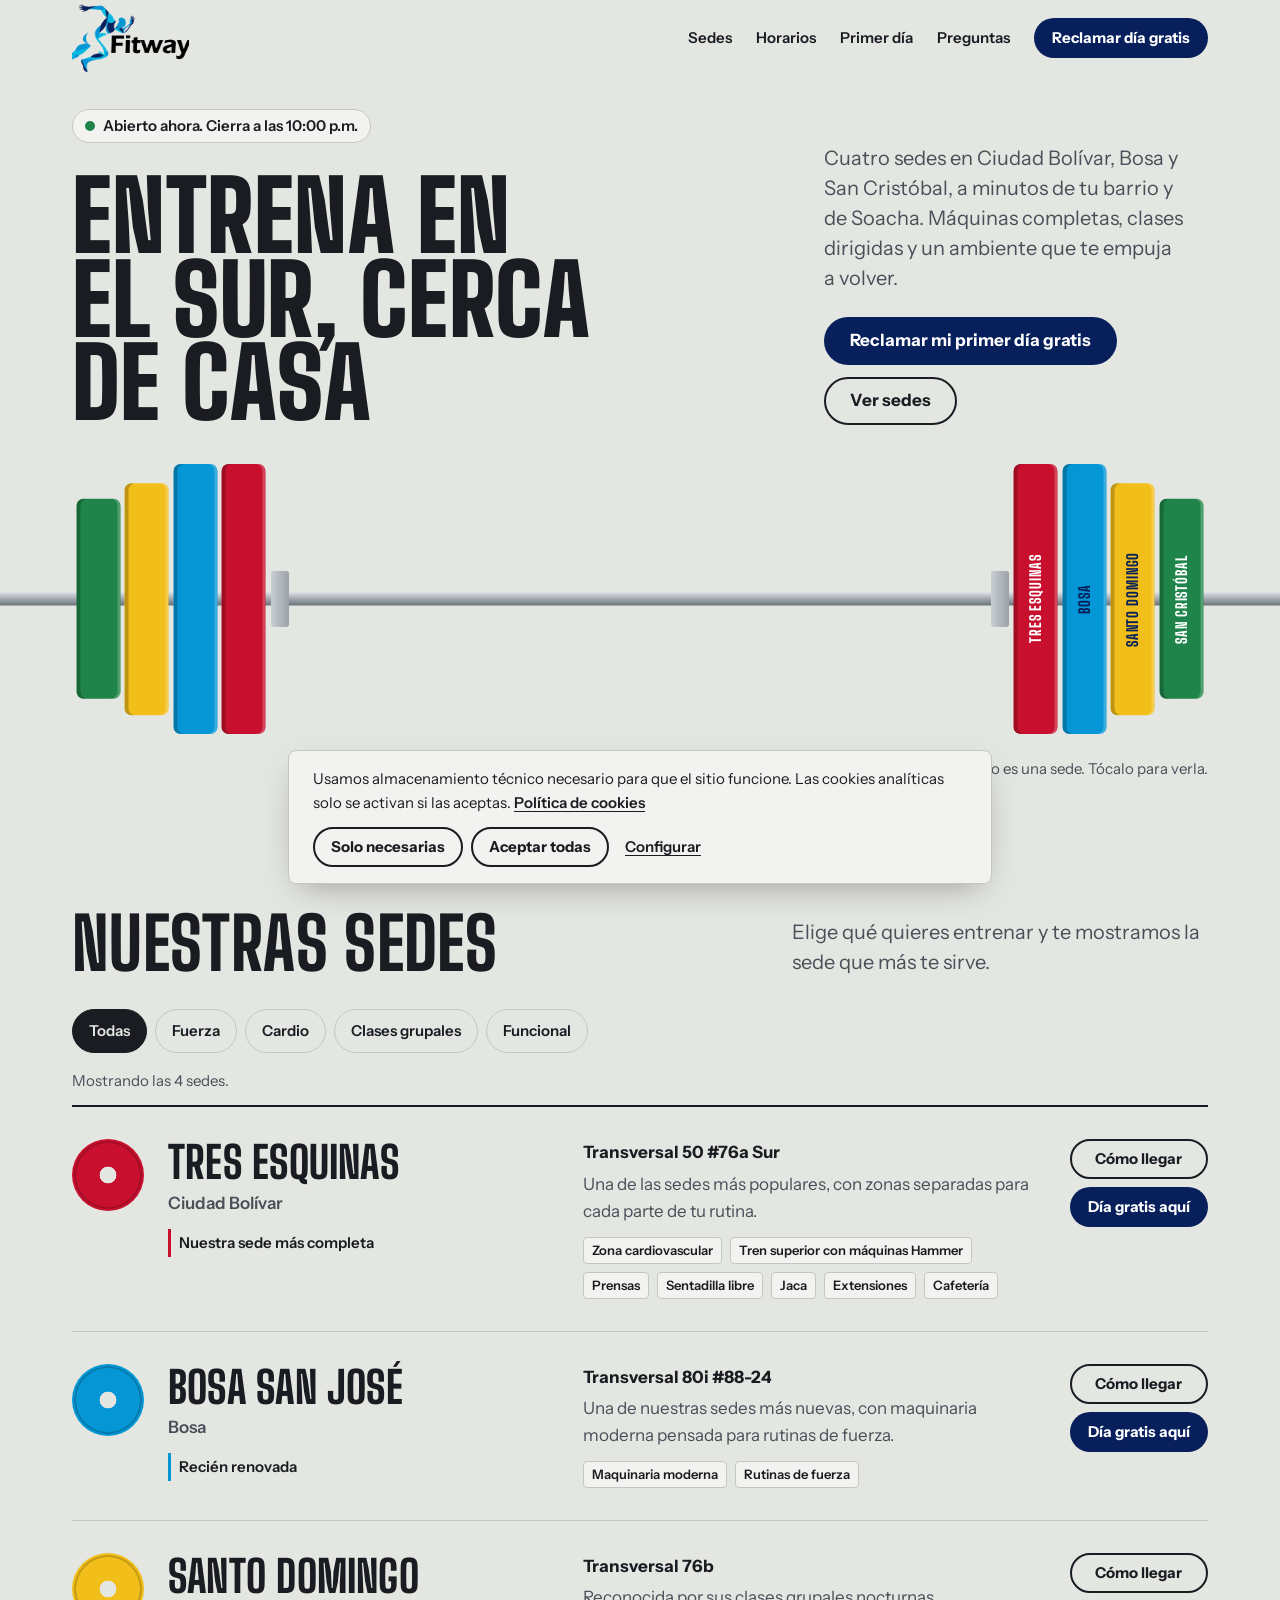
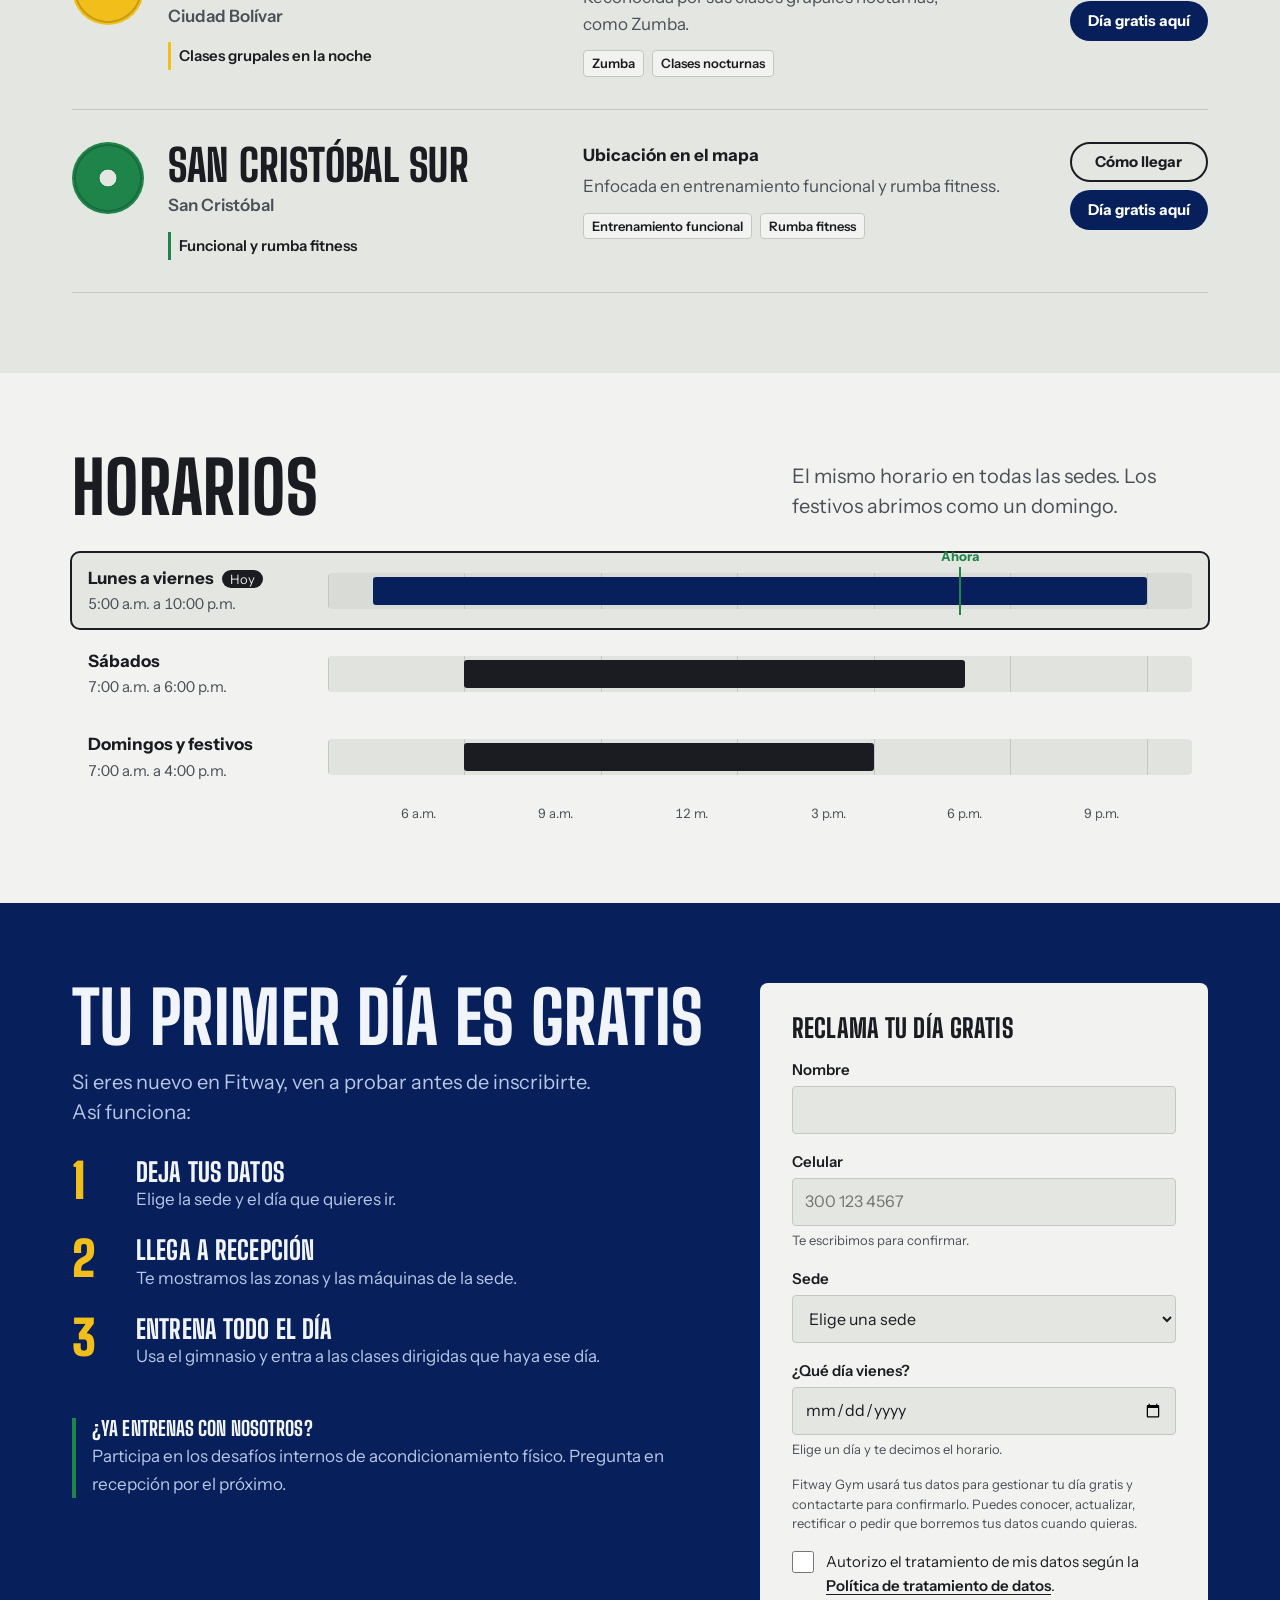
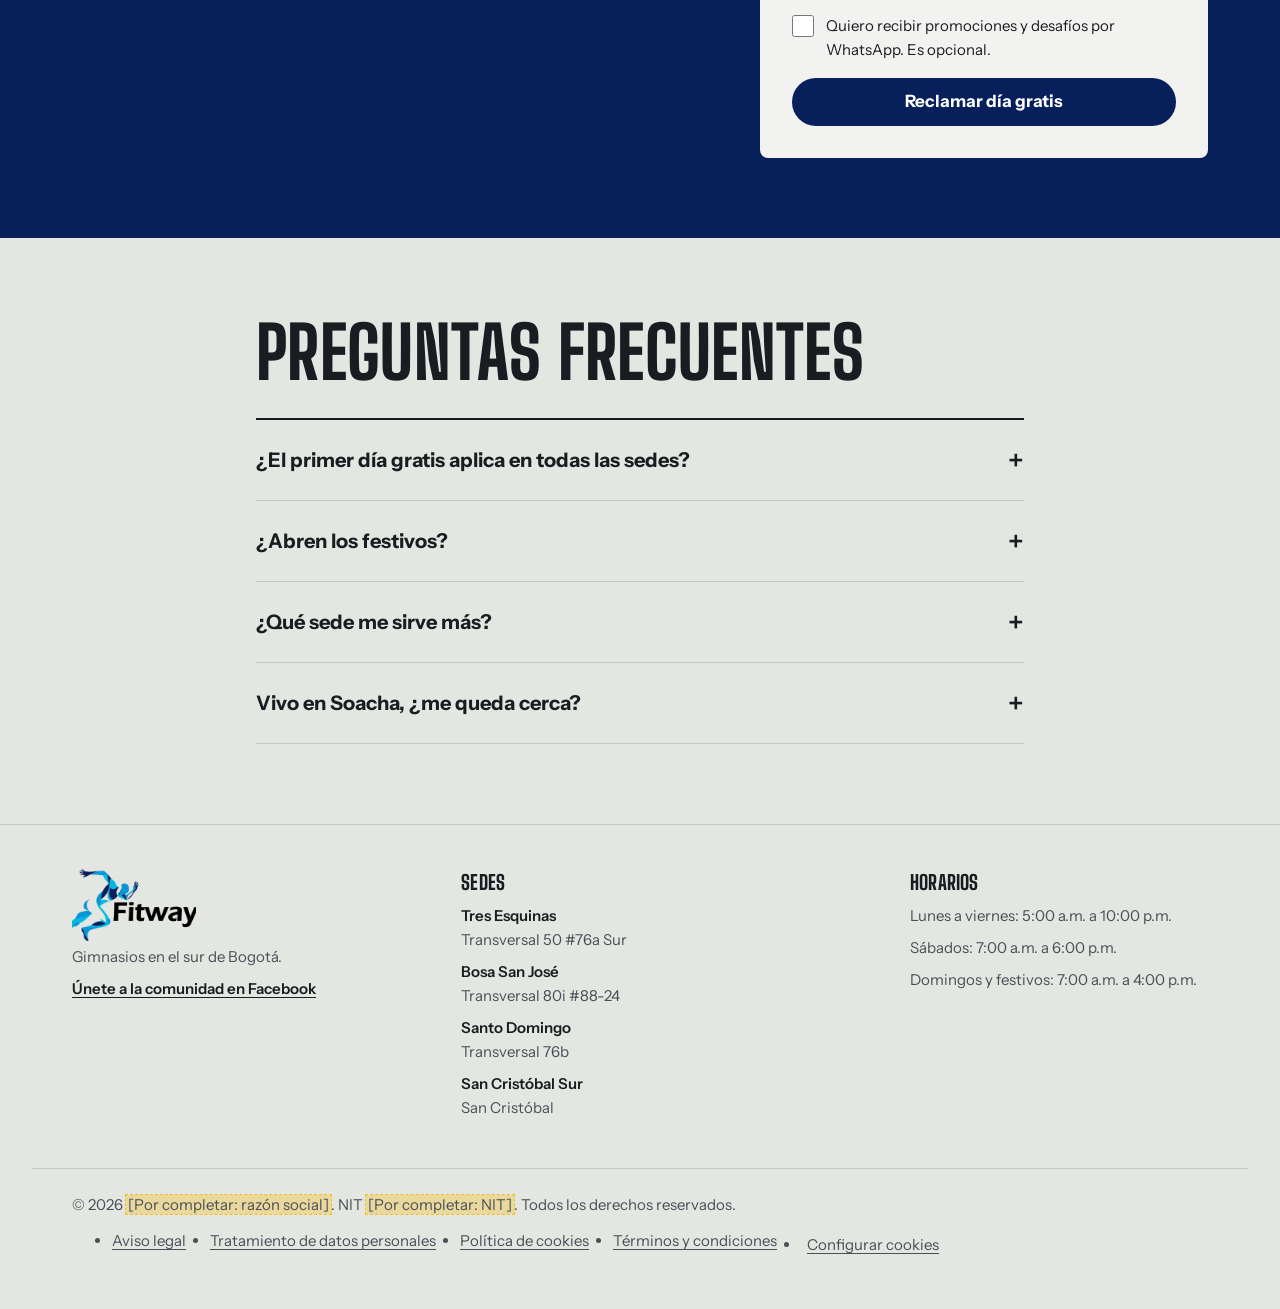
<file: index.html>
<!doctype html>
<!-- Idioma español de Colombia: mejora lectores de pantalla y SEO -->
<html lang="es-CO">
<head>
  <!-- Codificación de caracteres (tildes, ñ) -->
  <meta charset="utf-8">
  <!-- Escala correcta en móviles -->
  <meta name="viewport" content="width=device-width, initial-scale=1">
  <!-- Título que aparece en la pestaña y en Google -->
  <title>Fitway Gym | Gimnasios en el sur de Bogotá</title>
  <!-- Descripción para buscadores y vistas previas -->
  <meta name="description" content="Fitway Gym: 4 sedes en Tres Esquinas, Bosa San José, Santo Domingo y San Cristóbal Sur. Abierto de lunes a domingo. Tu primer día es gratis.">
  <!-- Color de la barra del navegador en móviles -->
  <meta name="theme-color" content="#07205C">
  <!-- Open Graph: vista previa al compartir en Facebook/WhatsApp -->
  <meta property="og:title" content="Fitway Gym | Entrena en el sur, cerca de casa">
  <meta property="og:description" content="4 sedes en el sur de Bogotá. Tu primer día es gratis.">
  <meta property="og:type" content="website">
  <meta property="og:image" content="assets/img/logo-fitway.png">
  <!-- Ícono de la pestaña: el corredor del logo -->
  <link rel="icon" href="assets/img/favicon.png" type="image/png">
  <!-- Ícono al guardar en la pantalla de inicio (iPhone) -->
  <link rel="apple-touch-icon" href="assets/img/apple-touch-icon.png">
  <!-- Conexión anticipada a Google Fonts para cargar más rápido -->
  <link rel="preconnect" href="https://fonts.googleapis.com">
  <link rel="preconnect" href="https://fonts.gstatic.com" crossorigin>
  <!-- Fuentes: Big Shoulders Display (titulares) + Instrument Sans (texto) -->
  <link rel="stylesheet" href="https://fonts.googleapis.com/css2?family=Big+Shoulders+Display:wght@700;800;900&family=Instrument+Sans:wght@400;500;600;700&display=swap">
  <!-- Hoja de estilos principal (importa todas las demás) -->
  <link rel="stylesheet" href="assets/css/main.css">
  <!-- Seguridad: si algún recurso se pide por http://, el navegador lo pide por https:// -->
  <meta http-equiv="Content-Security-Policy" content="upgrade-insecure-requests">
  <!-- Punto de entrada JS como módulo (defer implícito) -->
  <script type="module" src="assets/js/main.js"></script>
  <!--
    Analítica (opcional): se escribe con type="text/plain" para que NO se ejecute
    hasta que el usuario acepte las cookies analíticas (lo activa services/consentimiento.js).
    <script type="text/plain" data-consentimiento="analiticas" async src="https://www.googletagmanager.com/gtag/js?id=G-XXXXXXX"></script>
  -->
</head>
<body>
  <!-- Enlace para saltar al contenido (accesibilidad con teclado) -->
  <a class="saltar" href="#contenido">Saltar al contenido</a>

  <!-- ===================== ENCABEZADO ===================== -->
  <header class="cabecera" data-cabecera>
    <div class="cabecera__interior contenedor">
      <!-- Logo: enlace al inicio -->
      <a class="logo" href="#inicio" aria-label="Fitway Gym, ir al inicio">
        <!-- picture: en modo oscuro usa la versión con el texto blanco -->
        <picture>
          <source srcset="assets/img/logo-fitway-claro.png" media="(prefers-color-scheme: dark)">
          <!-- alt vacío: el nombre ya está en el aria-label del enlace; width/height evitan saltos al cargar -->
          <img class="logo__img" src="assets/img/logo-fitway.png" alt="" width="640" height="372">
        </picture>
      </a>

      <!-- Botón hamburguesa (solo visible en móvil) -->
      <button class="menu-boton" type="button" aria-expanded="false" aria-controls="menu-principal" data-menu-boton>
        <!-- Texto accesible del botón -->
        <span class="sr-only">Abrir menú</span>
        <!-- Tres líneas del ícono -->
        <span class="menu-boton__linea" aria-hidden="true"></span>
      </button>

      <!-- Navegación principal -->
      <nav class="nav" id="menu-principal" aria-label="Principal" data-menu>
        <ul class="nav__lista">
          <li><a class="nav__enlace" href="#sedes">Sedes</a></li>
          <li><a class="nav__enlace" href="#horarios">Horarios</a></li>
          <li><a class="nav__enlace" href="#primer-dia">Primer día</a></li>
          <li><a class="nav__enlace" href="#preguntas">Preguntas</a></li>
        </ul>
        <!-- Acción principal siempre visible -->
        <a class="boton boton--primario boton--compacto" href="#dia-gratis">Reclamar día gratis</a>
      </nav>
    </div>
  </header>

  <main id="contenido">
    <!-- ===================== HERO ===================== -->
    <section class="hero" id="inicio" aria-labelledby="hero-titulo">
      <div class="contenedor hero__grid">
        <!-- Estado en vivo: abierto/cerrado según hora de Bogotá (lo llena estado.js) -->
        <p class="estado" data-estado aria-live="polite">
          <span class="estado__punto" aria-hidden="true"></span>
          <span data-estado-texto>Consultando horario…</span>
        </p>
        <!-- Titular principal -->
        <h1 class="hero__titulo" id="hero-titulo">Entrena en el sur, cerca de casa</h1>
        <!-- Texto de apoyo: en escritorio va a la derecha del titular -->
        <div class="hero__texto">
          <!-- Bajada: qué es y dónde está -->
          <p class="hero__bajada">Cuatro sedes en Ciudad Bolívar, Bosa y San Cristóbal, a minutos de tu barrio y de Soacha. Máquinas completas, clases dirigidas y un ambiente que te empuja a volver.</p>
          <!-- Llamados a la acción -->
          <div class="hero__acciones">
            <a class="boton boton--primario" href="#dia-gratis">Reclamar mi primer día gratis</a>
            <a class="boton boton--secundario" href="#sedes">Ver sedes</a>
          </div>
        </div>
      </div>

      <!-- Barra olímpica: cada disco es una sede (la llena barra.js) -->
      <figure class="barra" data-barra aria-labelledby="barra-leyenda">
        <!-- Eje metálico de la barra -->
        <div class="barra__eje" aria-hidden="true"></div>
        <!-- Manga izquierda: espejo decorativo -->
        <div class="barra__manga barra__manga--izq" data-manga="izq" aria-hidden="true"></div>
        <!-- Manga derecha: discos interactivos -->
        <div class="barra__manga barra__manga--der" data-manga="der"></div>
        <!-- Leyenda que explica la interacción -->
        <figcaption class="barra__leyenda contenedor" id="barra-leyenda">Cada disco es una sede. Tócalo para verla.</figcaption>
      </figure>
    </section>

    <!-- ===================== SEDES ===================== -->
    <section class="seccion" id="sedes" aria-labelledby="sedes-titulo">
      <div class="contenedor">
        <!-- Cabecera de sección -->
        <div class="seccion__cabeza">
          <h2 class="seccion__titulo" id="sedes-titulo">Nuestras sedes</h2>
          <p class="seccion__intro">Elige qué quieres entrenar y te mostramos la sede que más te sirve.</p>
        </div>

        <!-- Filtros por tipo de entrenamiento (los crea sedes.js) -->
        <div class="filtros" role="group" aria-label="Filtrar sedes por entrenamiento" data-filtros></div>
        <!-- Resumen del filtro para lectores de pantalla y usuarios -->
        <p class="filtros__resumen" data-filtros-resumen aria-live="polite"></p>

        <!-- Lista de sedes (la llena sedes.js) -->
        <ul class="sedes" data-sedes></ul>
      </div>
    </section>

    <!-- ===================== HORARIOS ===================== -->
    <section class="seccion seccion--superficie" id="horarios" aria-labelledby="horarios-titulo">
      <div class="contenedor">
        <div class="seccion__cabeza">
          <h2 class="seccion__titulo" id="horarios-titulo">Horarios</h2>
          <p class="seccion__intro">El mismo horario en todas las sedes. Los festivos abrimos como un domingo.</p>
        </div>
        <!-- Línea de tiempo semanal (la llena horario.js) -->
        <div class="horario" data-horario></div>
      </div>
    </section>

    <!-- ===================== PRIMER DÍA GRATIS ===================== -->
    <section class="seccion seccion--banda" id="primer-dia" aria-labelledby="primer-dia-titulo">
      <div class="contenedor primer-dia">
        <!-- Columna izquierda: qué pasa ese día -->
        <div class="primer-dia__info">
          <h2 class="seccion__titulo" id="primer-dia-titulo">Tu primer día es gratis</h2>
          <p class="seccion__intro">Si eres nuevo en Fitway, ven a probar antes de inscribirte. Así funciona:</p>
          <!-- Lista ordenada: es un proceso real paso a paso -->
          <ol class="pasos">
            <li class="pasos__item">
              <h3 class="pasos__titulo">Deja tus datos</h3>
              <p>Elige la sede y el día que quieres ir.</p>
            </li>
            <li class="pasos__item">
              <h3 class="pasos__titulo">Llega a recepción</h3>
              <p>Te mostramos las zonas y las máquinas de la sede.</p>
            </li>
            <li class="pasos__item">
              <h3 class="pasos__titulo">Entrena todo el día</h3>
              <p>Usa el gimnasio y entra a las clases dirigidas que haya ese día.</p>
            </li>
          </ol>
          <!-- Bloque sobre los desafíos internos -->
          <aside class="desafio" aria-label="Desafíos internos">
            <h3 class="desafio__titulo">¿Ya entrenas con nosotros?</h3>
            <p>Participa en los desafíos internos de acondicionamiento físico. Pregunta en recepción por el próximo.</p>
          </aside>
        </div>

        <!-- Columna derecha: formulario -->
        <div class="primer-dia__form" id="dia-gratis">
          <!-- novalidate: usamos validación propia con mensajes claros -->
          <form class="form" data-form novalidate aria-labelledby="form-titulo">
            <h3 class="form__titulo" id="form-titulo">Reclama tu día gratis</h3>

            <!-- Campo: nombre -->
            <div class="campo">
              <label class="campo__etiqueta" for="f-nombre">Nombre</label>
              <input class="campo__control" id="f-nombre" name="nombre" type="text" autocomplete="given-name" required aria-describedby="f-nombre-error">
              <p class="campo__error" id="f-nombre-error" data-error-de="nombre"></p>
            </div>

            <!-- Campo: celular (10 dígitos, empieza por 3) -->
            <div class="campo">
              <label class="campo__etiqueta" for="f-celular">Celular</label>
              <input class="campo__control" id="f-celular" name="celular" type="tel" inputmode="numeric" autocomplete="tel-national" placeholder="300 123 4567" required aria-describedby="f-celular-ayuda f-celular-error">
              <p class="campo__ayuda" id="f-celular-ayuda">Te escribimos para confirmar.</p>
              <p class="campo__error" id="f-celular-error" data-error-de="celular"></p>
            </div>

            <!-- Campo: sede (opciones desde datos) -->
            <div class="campo">
              <label class="campo__etiqueta" for="f-sede">Sede</label>
              <select class="campo__control" id="f-sede" name="sede" required aria-describedby="f-sede-error" data-select-sede>
                <option value="">Elige una sede</option>
              </select>
              <p class="campo__error" id="f-sede-error" data-error-de="sede"></p>
            </div>

            <!-- Campo: fecha (mínimo hoy) -->
            <div class="campo">
              <label class="campo__etiqueta" for="f-fecha">¿Qué día vienes?</label>
              <input class="campo__control" id="f-fecha" name="fecha" type="date" required aria-describedby="f-fecha-ayuda f-fecha-error" data-input-fecha>
              <!-- Ayuda dinámica: horario del día elegido -->
              <p class="campo__ayuda" id="f-fecha-ayuda" data-ayuda-fecha aria-live="polite">Elige un día y te decimos el horario.</p>
              <p class="campo__error" id="f-fecha-error" data-error-de="fecha"></p>
            </div>

            <!-- Aviso de privacidad corto (Ley 1581 de 2012): quién trata los datos, para qué y qué derechos tienes -->
            <p class="form__aviso">
              Fitway Gym usará tus datos para gestionar tu día gratis y contactarte para confirmarlo.
              Puedes conocer, actualizar, rectificar o pedir que borremos tus datos cuando quieras.
            </p>

            <!-- Autorización obligatoria: casilla DESMARCADA por defecto -->
            <div class="campo campo--casilla">
              <input class="campo__casilla" id="f-autoriza" name="autoriza" type="checkbox" required aria-describedby="f-autoriza-error">
              <label for="f-autoriza">Autorizo el tratamiento de mis datos según la <a href="legal/privacidad.html" target="_blank" rel="noopener">Política de tratamiento de datos</a>.</label>
              <p class="campo__error" id="f-autoriza-error" data-error-de="autoriza"></p>
            </div>

            <!-- Finalidad distinta (publicidad) = autorización aparte y opcional -->
            <div class="campo campo--casilla">
              <input class="campo__casilla" id="f-promociones" name="promociones" type="checkbox">
              <label for="f-promociones">Quiero recibir promociones y desafíos por WhatsApp. Es opcional.</label>
            </div>

            <!-- Envío -->
            <button class="boton boton--primario boton--ancho" type="submit" data-form-enviar>Reclamar día gratis</button>
            <!-- Mensaje de error general del envío -->
            <p class="form__estado" data-form-estado role="status"></p>
          </form>

          <!-- Confirmación (oculta hasta enviar) -->
          <div class="confirmacion" data-confirmacion hidden tabindex="-1">
            <h3 class="confirmacion__titulo">Día gratis reclamado</h3>
            <p data-confirmacion-texto></p>
            <button class="boton boton--secundario" type="button" data-confirmacion-otra>Reclamar para otra persona</button>
          </div>
        </div>
      </div>
    </section>

    <!-- ===================== PREGUNTAS ===================== -->
    <section class="seccion" id="preguntas" aria-labelledby="preguntas-titulo">
      <div class="contenedor contenedor--texto">
        <h2 class="seccion__titulo" id="preguntas-titulo">Preguntas frecuentes</h2>
        <!-- details/summary: acordeón nativo, accesible sin JS; name="faq" abre uno a la vez -->
        <div class="faq">
          <details class="faq__item" name="faq">
            <summary class="faq__pregunta">¿El primer día gratis aplica en todas las sedes?</summary>
            <p class="faq__respuesta">Es una promoción para nuevos miembros. Las promociones cambian, así que confirma en tu sede antes de ir.</p>
          </details>
          <details class="faq__item" name="faq">
            <summary class="faq__pregunta">¿Abren los festivos?</summary>
            <p class="faq__respuesta">Sí. Domingos y festivos abrimos de 7:00 a.m. a 4:00 p.m.</p>
          </details>
          <details class="faq__item" name="faq">
            <summary class="faq__pregunta">¿Qué sede me sirve más?</summary>
            <p class="faq__respuesta">Para fuerza, Tres Esquinas y Bosa San José. Para clases grupales, Santo Domingo (Zumba en la noche) y San Cristóbal Sur (rumba fitness y funcional).</p>
          </details>
          <details class="faq__item" name="faq">
            <summary class="faq__pregunta">Vivo en Soacha, ¿me queda cerca?</summary>
            <p class="faq__respuesta">Sí. Las sedes de Bosa San José y Ciudad Bolívar quedan cerca de los límites con Soacha.</p>
          </details>
        </div>
      </div>
    </section>
  </main>

  <!-- ===================== PIE DE PÁGINA ===================== -->
  <footer class="pie">
    <div class="contenedor pie__grid">
      <!-- Marca y comunidad -->
      <div class="pie__marca">
        <!-- Logo del pie (misma lógica claro/oscuro que la cabecera) -->
        <picture>
          <source srcset="assets/img/logo-fitway-claro.png" media="(prefers-color-scheme: dark)">
          <img class="logo__img logo__img--pie" src="assets/img/logo-fitway.png" alt="Fitway" width="640" height="372" loading="lazy">
        </picture>
        <p>Gimnasios en el sur de Bogotá.</p>
        <!-- Enlace externo: se abre en otra pestaña de forma segura -->
        <a class="pie__enlace" href="https://www.facebook.com/search/top?q=Fitway%20Gym" target="_blank" rel="noopener noreferrer">Únete a la comunidad en Facebook</a>
      </div>
      <!-- Direcciones (las llena sedes.js) -->
      <div>
        <h2 class="pie__titulo">Sedes</h2>
        <ul class="pie__lista" data-pie-sedes></ul>
      </div>
      <!-- Horarios resumidos -->
      <div>
        <h2 class="pie__titulo">Horarios</h2>
        <ul class="pie__lista">
          <li>Lunes a viernes: 5:00 a.m. a 10:00 p.m.</li>
          <li>Sábados: 7:00 a.m. a 6:00 p.m.</li>
          <li>Domingos y festivos: 7:00 a.m. a 4:00 p.m.</li>
        </ul>
      </div>
    </div>
    <div class="pie__legal contenedor">
      <!-- Identificación del titular (Ley 527 de 1999 / Ley 1480 de 2011); datos desde assets/js/data/empresa.js -->
      <p>© <span data-anio>2026</span> <span data-empresa="razonSocial"></span>. NIT <span data-empresa="nit"></span>. Todos los derechos reservados.</p>
      <!-- Enlaces legales obligatorios, visibles en todas las páginas -->
      <nav class="pie__legal-nav" aria-label="Información legal">
        <ul>
          <li><a href="legal/aviso-legal.html">Aviso legal</a></li>
          <li><a href="legal/privacidad.html">Tratamiento de datos personales</a></li>
          <li><a href="legal/cookies.html">Política de cookies</a></li>
          <li><a href="legal/terminos.html">Términos y condiciones</a></li>
          <!-- Reabre el panel de cookies para cambiar la elección -->
          <li><button type="button" data-abrir-cookies>Configurar cookies</button></li>
        </ul>
      </nav>
    </div>
  </footer>
</body>
</html>
</file>
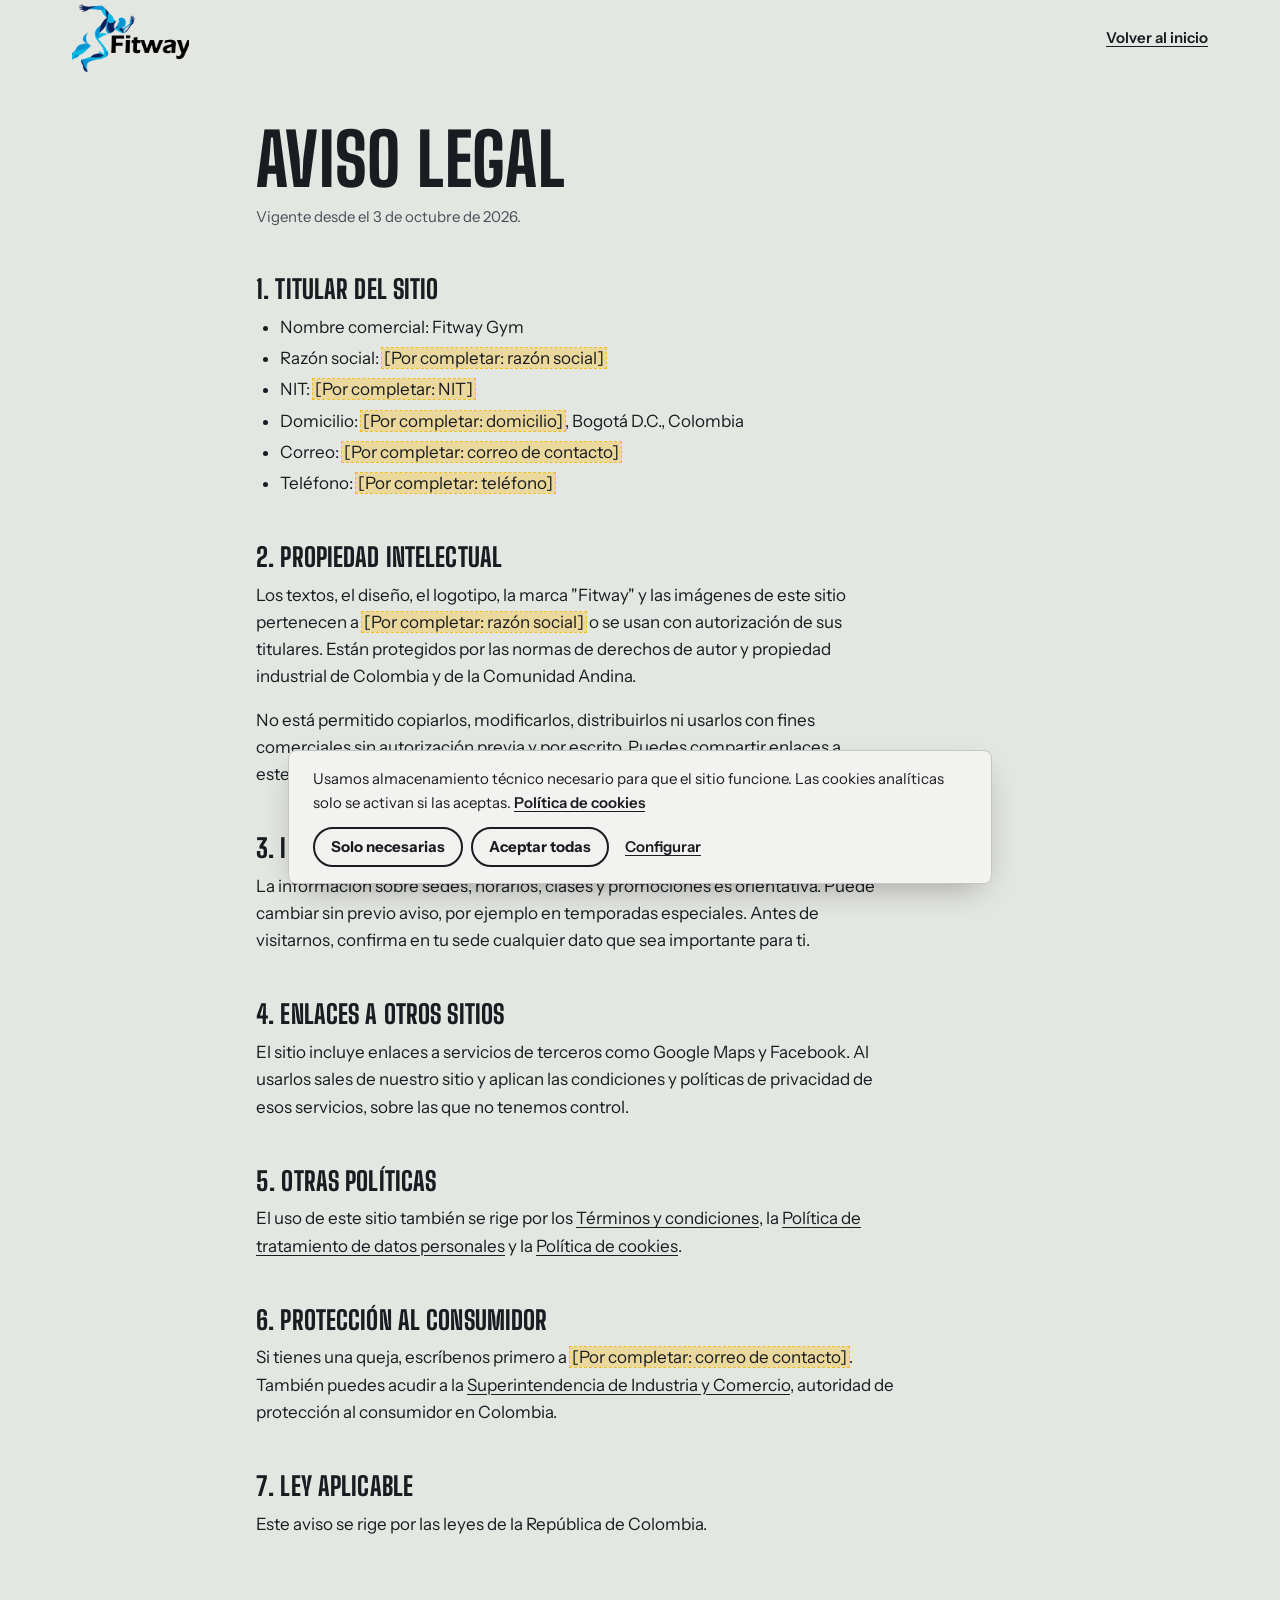
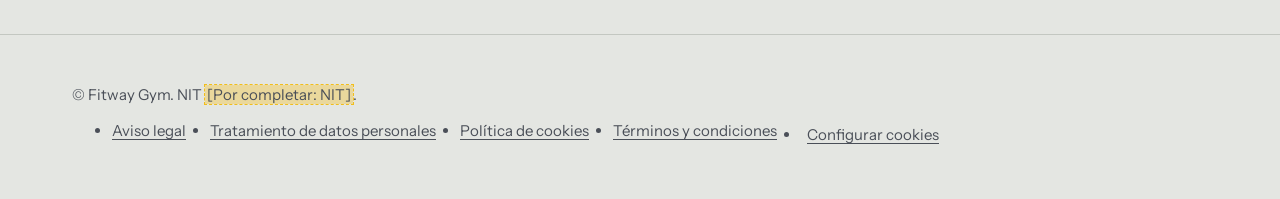
<file: legal/aviso-legal.html>
<!doctype html>
<html lang="es-CO">
<head>
  <meta charset="utf-8">
  <meta name="viewport" content="width=device-width, initial-scale=1">
  <title>Aviso legal | Fitway Gym</title>
  <meta name="description" content="Identificación del titular del sitio de Fitway Gym, propiedad intelectual y condiciones generales.">
  <meta name="theme-color" content="#07205C">
  <!-- Seguridad: fuerza https en recursos -->
  <meta http-equiv="Content-Security-Policy" content="upgrade-insecure-requests">
  <link rel="icon" href="../assets/img/favicon.png" type="image/png">
  <link rel="preconnect" href="https://fonts.googleapis.com">
  <link rel="preconnect" href="https://fonts.gstatic.com" crossorigin>
  <link rel="stylesheet" href="https://fonts.googleapis.com/css2?family=Big+Shoulders+Display:wght@700;800;900&family=Instrument+Sans:wght@400;500;600;700&display=swap">
  <link rel="stylesheet" href="../assets/css/main.css">
  <script type="module" src="../assets/js/legal.js"></script>
</head>
<body>
  <a class="saltar" href="#contenido">Saltar al contenido</a>

  <header class="cabecera legal-cabecera">
    <div class="cabecera__interior contenedor">
      <a class="logo" href="../index.html" aria-label="Fitway Gym, ir al inicio">
        <picture>
          <source srcset="../assets/img/logo-fitway-claro.png" media="(prefers-color-scheme: dark)">
          <img class="logo__img" src="../assets/img/logo-fitway.png" alt="" width="640" height="372">
        </picture>
      </a>
      <a class="legal-cabecera__volver" href="../index.html">Volver al inicio</a>
    </div>
  </header>

  <main id="contenido" class="legal">
    <div class="contenedor contenedor--texto">
      <h1 class="legal__titulo">Aviso legal</h1>
      <p class="legal__meta">Vigente desde el <span data-empresa="fechaVigencia"></span>.</p>

      <div class="legal__cuerpo">
        <!-- 1. Identificación del titular (Ley 527 de 1999 y Ley 1480 de 2011, art. 50) -->
        <h2 id="titular">1. Titular del sitio</h2>
        <ul>
          <li>Nombre comercial: <span data-empresa="marca"></span></li>
          <li>Razón social: <span data-empresa="razonSocial"></span></li>
          <li>NIT: <span data-empresa="nit"></span></li>
          <li>Domicilio: <span data-empresa="domicilio"></span>, <span data-empresa="ciudad"></span></li>
          <li>Correo: <a data-empresa="correo"></a></li>
          <li>Teléfono: <a data-empresa="telefono"></a></li>
        </ul>

        <!-- 2. Propiedad intelectual (Ley 23 de 1982 y Decisión Andina 351 de 1993) -->
        <h2 id="propiedad">2. Propiedad intelectual</h2>
        <p>Los textos, el diseño, el logotipo, la marca "Fitway" y las imágenes de este sitio pertenecen a <span data-empresa="razonSocial"></span> o se usan con autorización de sus titulares. Están protegidos por las normas de derechos de autor y propiedad industrial de Colombia y de la Comunidad Andina.</p>
        <p>No está permitido copiarlos, modificarlos, distribuirlos ni usarlos con fines comerciales sin autorización previa y por escrito. Puedes compartir enlaces a este sitio.</p>

        <!-- 3. Alcance de la información -->
        <h2 id="informacion">3. Información del sitio</h2>
        <p>La información sobre sedes, horarios, clases y promociones es orientativa. Puede cambiar sin previo aviso, por ejemplo en temporadas especiales. Antes de visitarnos, confirma en tu sede cualquier dato que sea importante para ti.</p>

        <!-- 4. Enlaces de terceros -->
        <h2 id="enlaces">4. Enlaces a otros sitios</h2>
        <p>El sitio incluye enlaces a servicios de terceros como Google Maps y Facebook. Al usarlos sales de nuestro sitio y aplican las condiciones y políticas de privacidad de esos servicios, sobre las que no tenemos control.</p>

        <!-- 5. Otras políticas -->
        <h2 id="politicas">5. Otras políticas</h2>
        <p>El uso de este sitio también se rige por los <a href="terminos.html">Términos y condiciones</a>, la <a href="privacidad.html">Política de tratamiento de datos personales</a> y la <a href="cookies.html">Política de cookies</a>.</p>

        <!-- 6. Protección al consumidor -->
        <h2 id="consumidor">6. Protección al consumidor</h2>
        <p>Si tienes una queja, escríbenos primero a <a data-empresa="correo"></a>. También puedes acudir a la <a href="https://www.sic.gov.co" target="_blank" rel="noopener noreferrer">Superintendencia de Industria y Comercio</a>, autoridad de protección al consumidor en Colombia.</p>

        <!-- 7. Ley aplicable -->
        <h2 id="ley">7. Ley aplicable</h2>
        <p>Este aviso se rige por las leyes de la República de Colombia.</p>
      </div>
    </div>
  </main>

  <footer class="pie">
    <div class="pie__legal contenedor">
      <p>© <span data-empresa="marca"></span>. NIT <span data-empresa="nit"></span>.</p>
      <nav class="pie__legal-nav" aria-label="Información legal">
        <ul>
          <li><a href="aviso-legal.html" aria-current="page">Aviso legal</a></li>
          <li><a href="privacidad.html">Tratamiento de datos personales</a></li>
          <li><a href="cookies.html">Política de cookies</a></li>
          <li><a href="terminos.html">Términos y condiciones</a></li>
          <li><button type="button" data-abrir-cookies>Configurar cookies</button></li>
        </ul>
      </nav>
    </div>
  </footer>
</body>
</html>
</file>
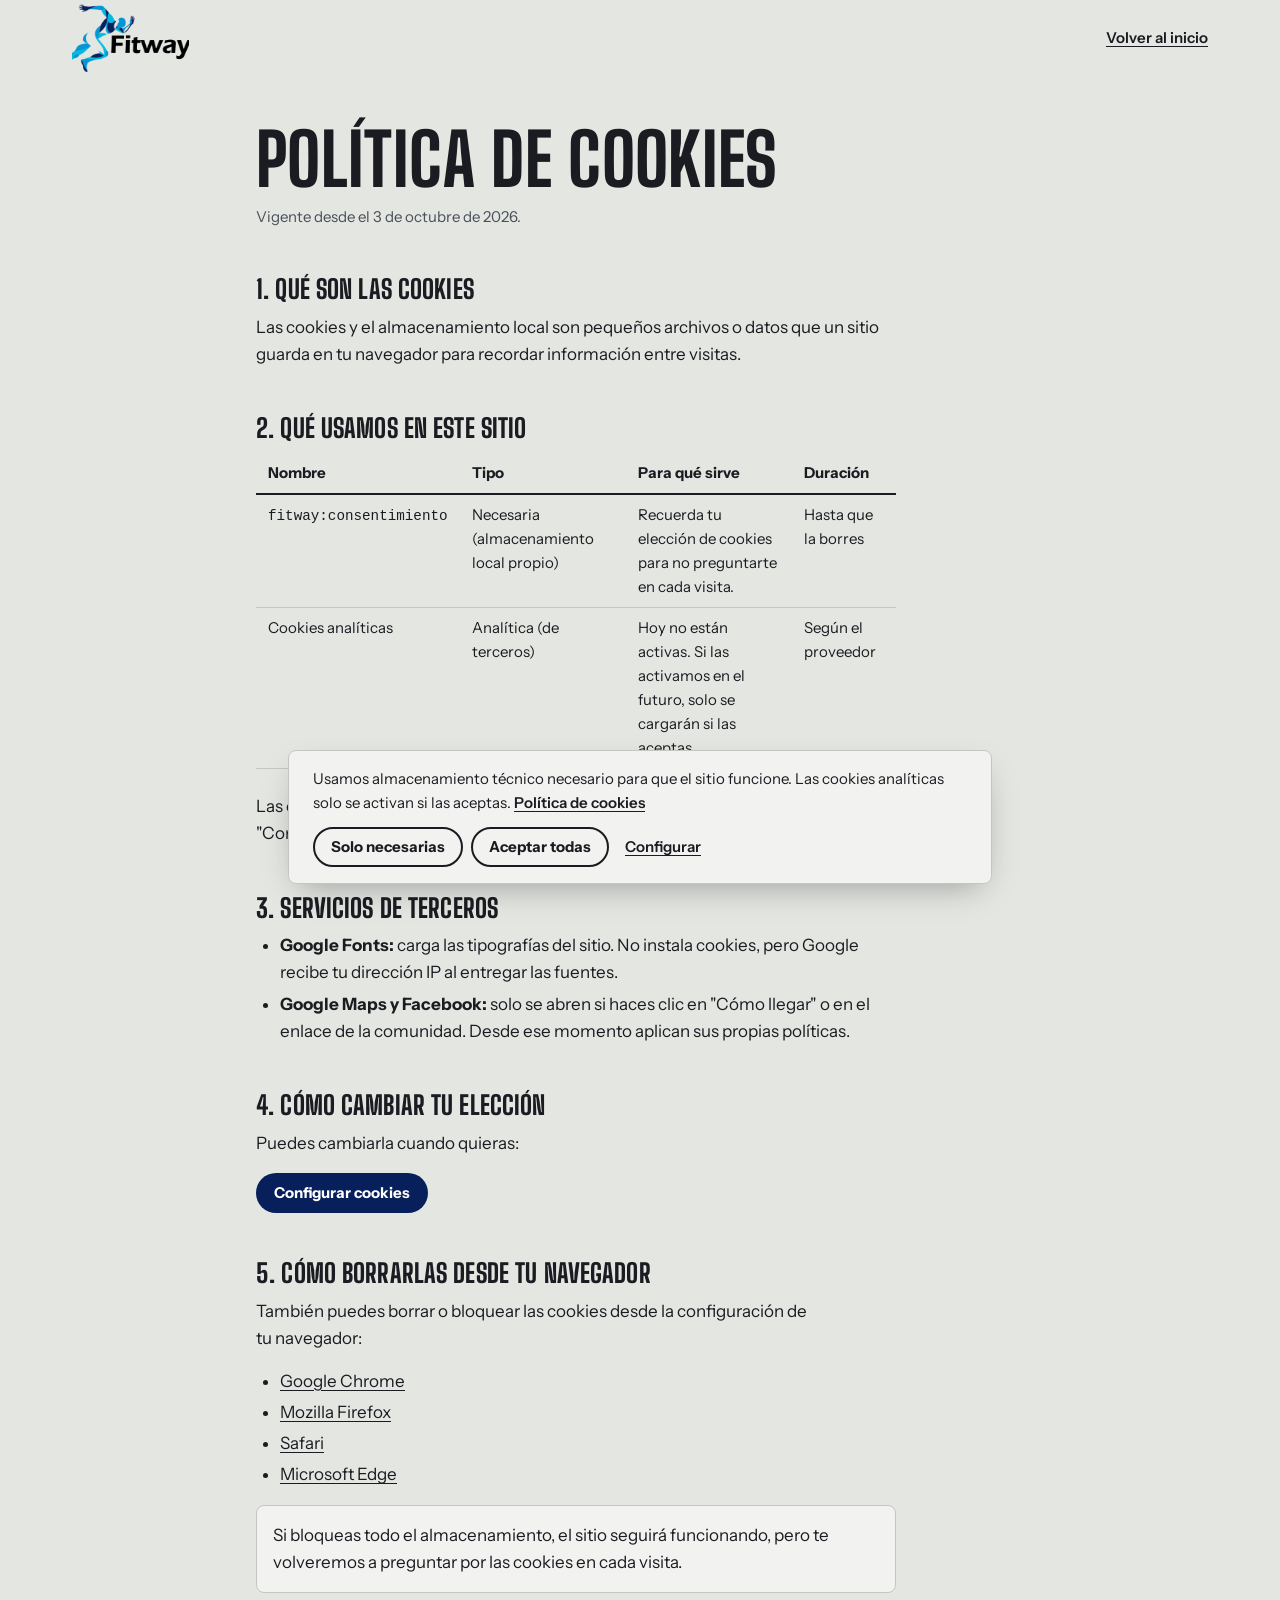
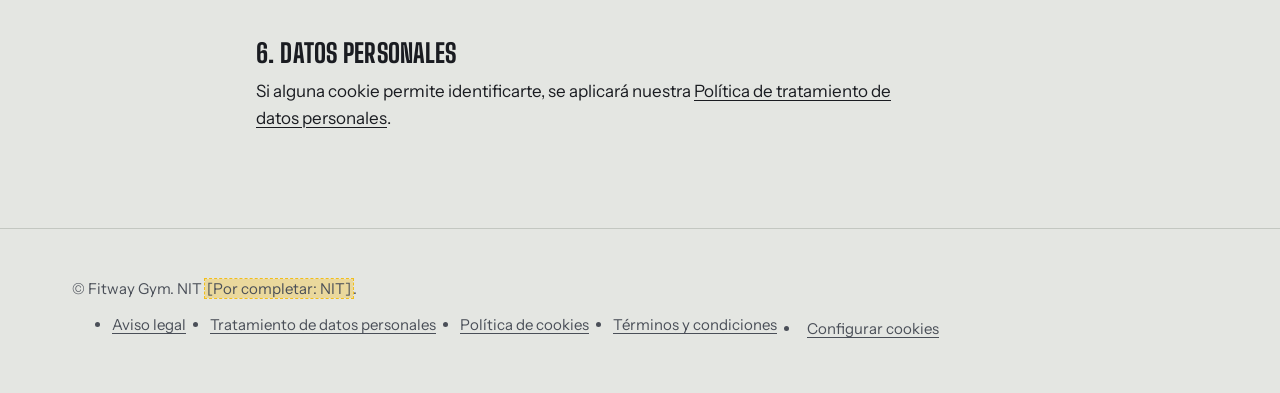
<file: legal/cookies.html>
<!doctype html>
<html lang="es-CO">
<head>
  <meta charset="utf-8">
  <meta name="viewport" content="width=device-width, initial-scale=1">
  <title>Política de cookies | Fitway Gym</title>
  <meta name="description" content="Qué cookies y almacenamiento usa el sitio de Fitway Gym, para qué sirven y cómo desactivarlos.">
  <meta name="theme-color" content="#07205C">
  <!-- Seguridad: fuerza https en recursos -->
  <meta http-equiv="Content-Security-Policy" content="upgrade-insecure-requests">
  <link rel="icon" href="../assets/img/favicon.png" type="image/png">
  <link rel="preconnect" href="https://fonts.googleapis.com">
  <link rel="preconnect" href="https://fonts.gstatic.com" crossorigin>
  <link rel="stylesheet" href="https://fonts.googleapis.com/css2?family=Big+Shoulders+Display:wght@700;800;900&family=Instrument+Sans:wght@400;500;600;700&display=swap">
  <link rel="stylesheet" href="../assets/css/main.css">
  <script type="module" src="../assets/js/legal.js"></script>
</head>
<body>
  <a class="saltar" href="#contenido">Saltar al contenido</a>

  <header class="cabecera legal-cabecera">
    <div class="cabecera__interior contenedor">
      <a class="logo" href="../index.html" aria-label="Fitway Gym, ir al inicio">
        <picture>
          <source srcset="../assets/img/logo-fitway-claro.png" media="(prefers-color-scheme: dark)">
          <img class="logo__img" src="../assets/img/logo-fitway.png" alt="" width="640" height="372">
        </picture>
      </a>
      <a class="legal-cabecera__volver" href="../index.html">Volver al inicio</a>
    </div>
  </header>

  <main id="contenido" class="legal">
    <div class="contenedor contenedor--texto">
      <h1 class="legal__titulo">Política de cookies</h1>
      <p class="legal__meta">Vigente desde el <span data-empresa="fechaVigencia"></span>.</p>

      <div class="legal__cuerpo">
        <h2 id="que-son">1. Qué son las cookies</h2>
        <p>Las cookies y el almacenamiento local son pequeños archivos o datos que un sitio guarda en tu navegador para recordar información entre visitas.</p>

        <!-- Inventario real: actualizar esta tabla si se agrega analítica u otro servicio -->
        <h2 id="cuales">2. Qué usamos en este sitio</h2>
        <div class="legal__tabla">
          <table>
            <thead>
              <tr><th scope="col">Nombre</th><th scope="col">Tipo</th><th scope="col">Para qué sirve</th><th scope="col">Duración</th></tr>
            </thead>
            <tbody>
              <tr>
                <td><code>fitway:consentimiento</code></td>
                <td>Necesaria (almacenamiento local propio)</td>
                <td>Recuerda tu elección de cookies para no preguntarte en cada visita.</td>
                <td>Hasta que la borres</td>
              </tr>
              <tr>
                <td>Cookies analíticas</td>
                <td>Analítica (de terceros)</td>
                <td>Hoy no están activas. Si las activamos en el futuro, solo se cargarán si las aceptas.</td>
                <td>Según el proveedor</td>
              </tr>
            </tbody>
          </table>
        </div>
        <p>Las cookies opcionales están bloqueadas hasta que las aceptes en el aviso o en "Configurar cookies". Si no eliges nada, no se activan.</p>

        <h2 id="terceros">3. Servicios de terceros</h2>
        <ul>
          <li><strong>Google Fonts:</strong> carga las tipografías del sitio. No instala cookies, pero Google recibe tu dirección IP al entregar las fuentes.</li>
          <li><strong>Google Maps y Facebook:</strong> solo se abren si haces clic en "Cómo llegar" o en el enlace de la comunidad. Desde ese momento aplican sus propias políticas.</li>
        </ul>

        <h2 id="cambiar">4. Cómo cambiar tu elección</h2>
        <p>Puedes cambiarla cuando quieras:</p>
        <p><button class="boton boton--primario boton--compacto" type="button" data-abrir-cookies>Configurar cookies</button></p>

        <h2 id="borrar">5. Cómo borrarlas desde tu navegador</h2>
        <p>También puedes borrar o bloquear las cookies desde la configuración de tu navegador:</p>
        <ul>
          <li><a href="https://support.google.com/chrome/answer/95647?hl=es" target="_blank" rel="noopener noreferrer">Google Chrome</a></li>
          <li><a href="https://support.mozilla.org/es/kb/Borrar%20cookies" target="_blank" rel="noopener noreferrer">Mozilla Firefox</a></li>
          <li><a href="https://support.apple.com/es-es/guide/safari/sfri11471/mac" target="_blank" rel="noopener noreferrer">Safari</a></li>
          <li><a href="https://support.microsoft.com/es-es/microsoft-edge/eliminar-las-cookies-en-microsoft-edge-63947406-40ac-c3b8-57b9-2a946a29ae09" target="_blank" rel="noopener noreferrer">Microsoft Edge</a></li>
        </ul>
        <p class="legal__nota">Si bloqueas todo el almacenamiento, el sitio seguirá funcionando, pero te volveremos a preguntar por las cookies en cada visita.</p>

        <h2 id="datos">6. Datos personales</h2>
        <p>Si alguna cookie permite identificarte, se aplicará nuestra <a href="privacidad.html">Política de tratamiento de datos personales</a>.</p>
      </div>
    </div>
  </main>

  <footer class="pie">
    <div class="pie__legal contenedor">
      <p>© <span data-empresa="marca"></span>. NIT <span data-empresa="nit"></span>.</p>
      <nav class="pie__legal-nav" aria-label="Información legal">
        <ul>
          <li><a href="aviso-legal.html">Aviso legal</a></li>
          <li><a href="privacidad.html">Tratamiento de datos personales</a></li>
          <li><a href="cookies.html" aria-current="page">Política de cookies</a></li>
          <li><a href="terminos.html">Términos y condiciones</a></li>
          <li><button type="button" data-abrir-cookies>Configurar cookies</button></li>
        </ul>
      </nav>
    </div>
  </footer>
</body>
</html>
</file>
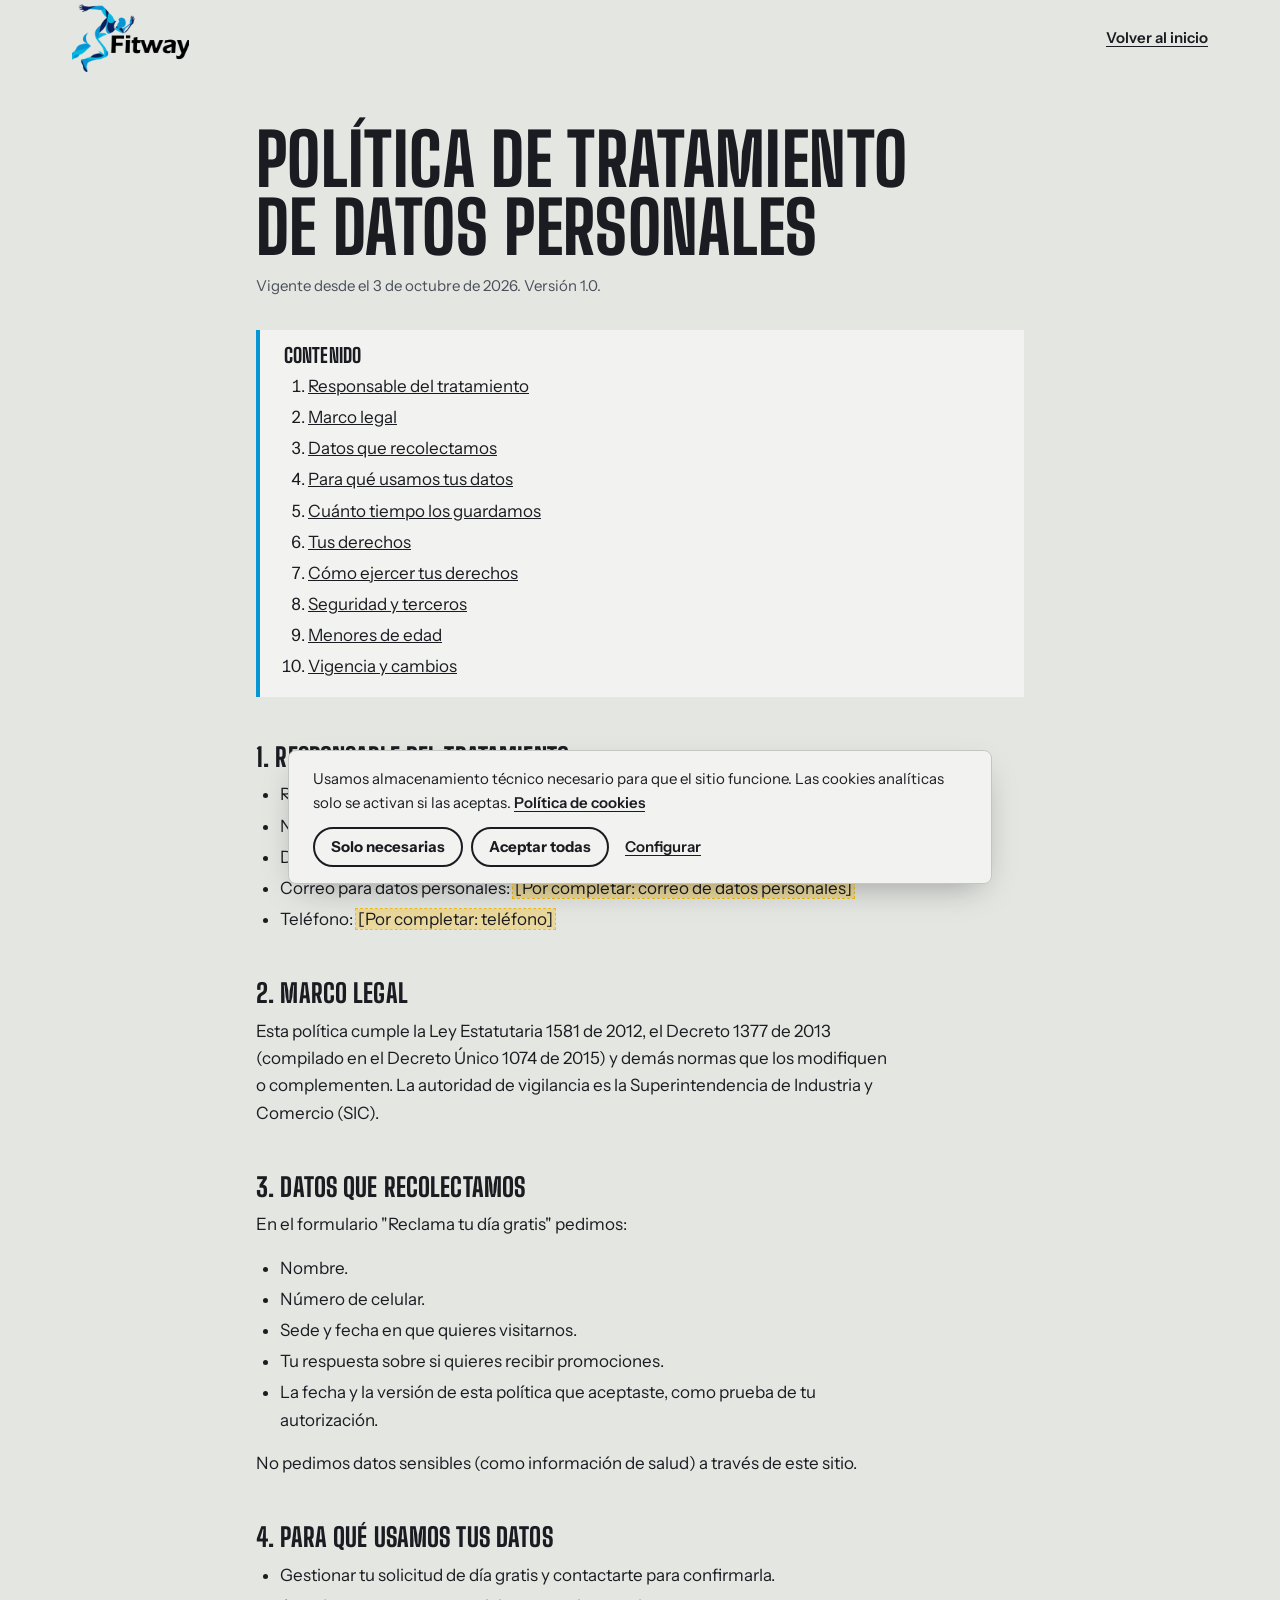
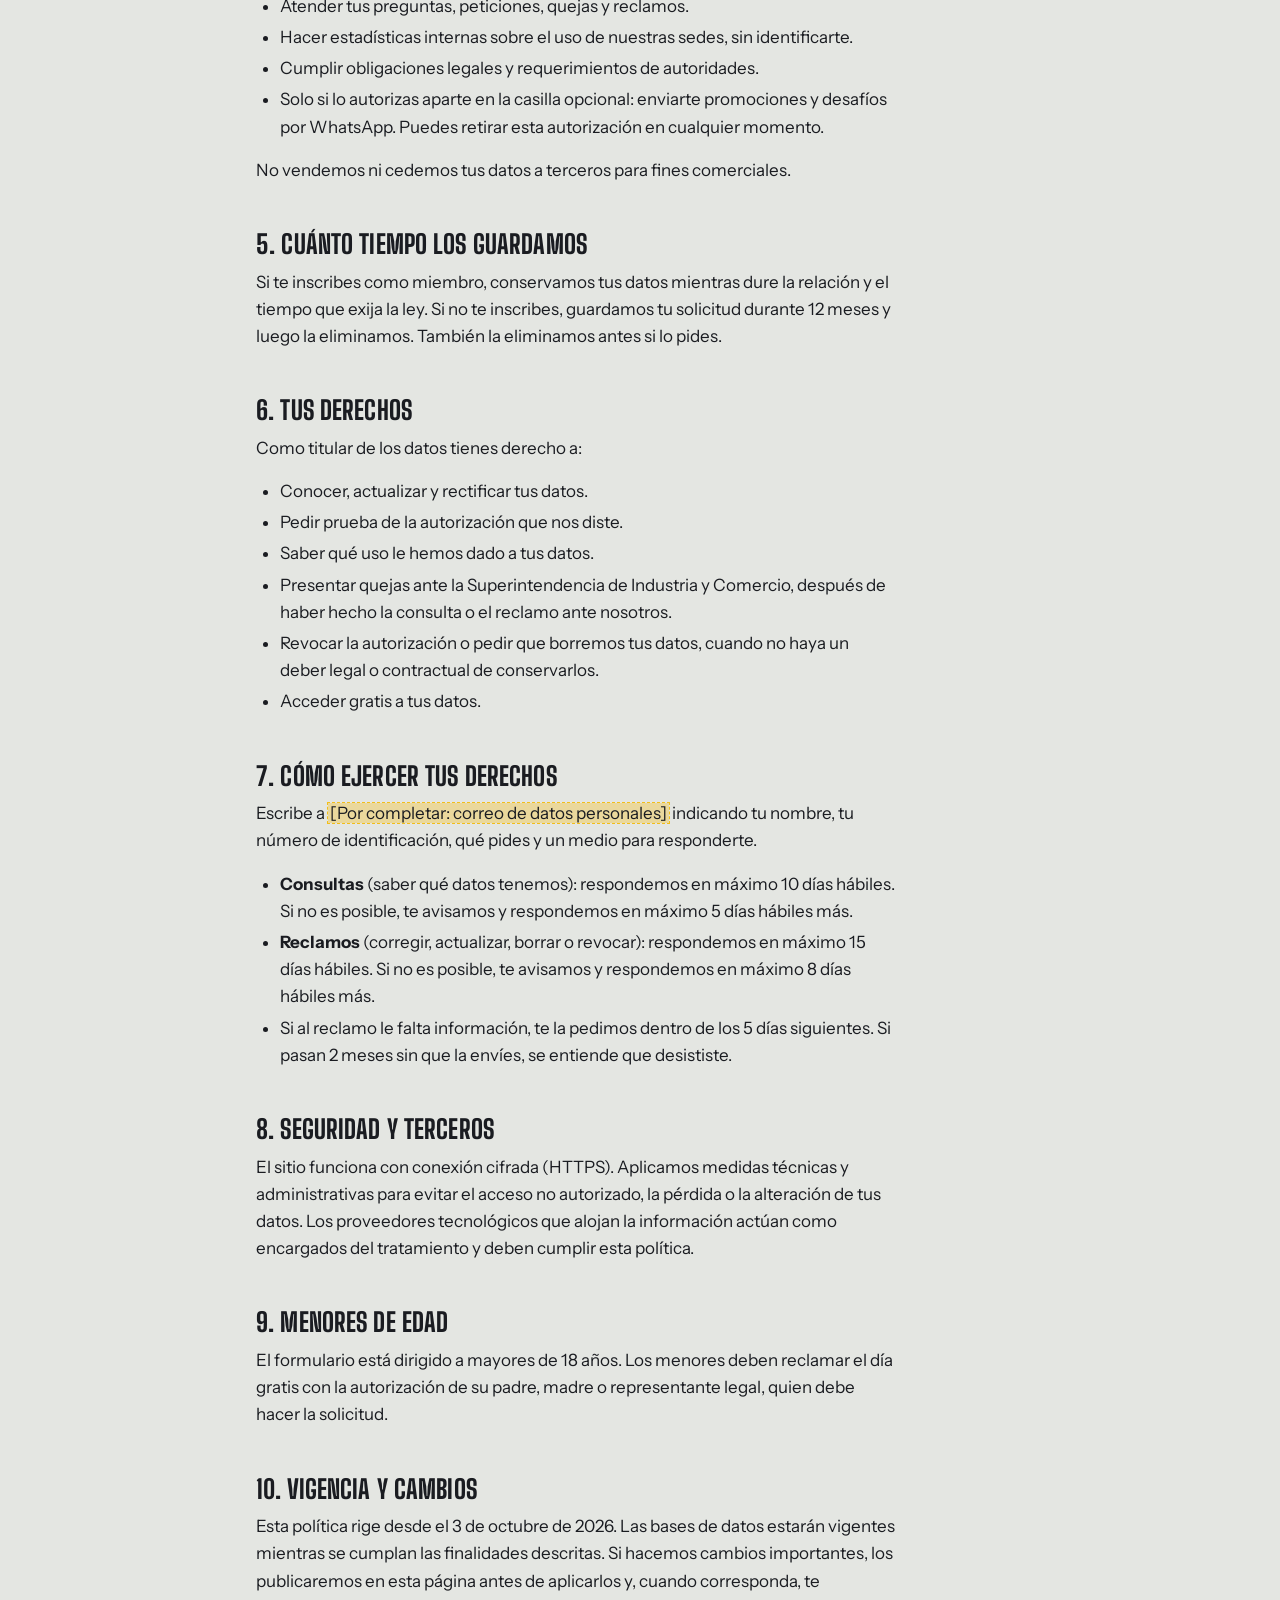
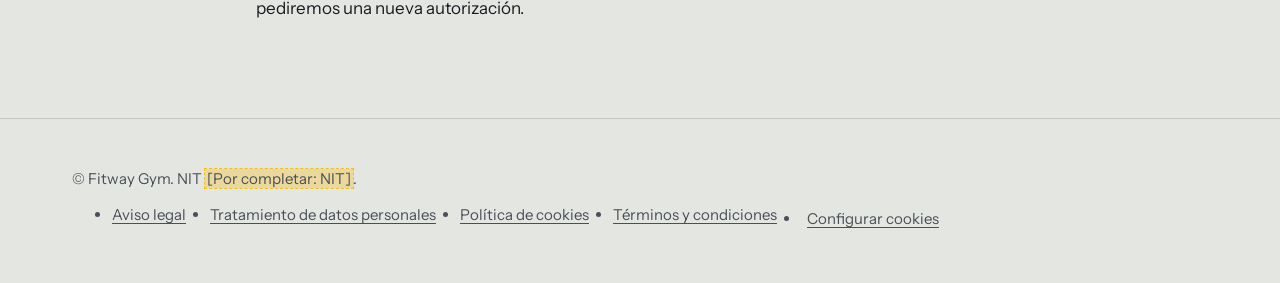
<file: legal/privacidad.html>
<!doctype html>
<html lang="es-CO">
<head>
  <meta charset="utf-8">
  <meta name="viewport" content="width=device-width, initial-scale=1">
  <title>Política de tratamiento de datos personales | Fitway Gym</title>
  <meta name="description" content="Cómo Fitway Gym recolecta, usa y protege tus datos personales, y cómo ejercer tus derechos según la Ley 1581 de 2012.">
  <meta name="theme-color" content="#07205C">
  <!-- Seguridad: fuerza https en recursos -->
  <meta http-equiv="Content-Security-Policy" content="upgrade-insecure-requests">
  <link rel="icon" href="../assets/img/favicon.png" type="image/png">
  <link rel="preconnect" href="https://fonts.googleapis.com">
  <link rel="preconnect" href="https://fonts.gstatic.com" crossorigin>
  <link rel="stylesheet" href="https://fonts.googleapis.com/css2?family=Big+Shoulders+Display:wght@700;800;900&family=Instrument+Sans:wght@400;500;600;700&display=swap">
  <link rel="stylesheet" href="../assets/css/main.css">
  <!-- Entrada de páginas legales: datos de la empresa + cookies -->
  <script type="module" src="../assets/js/legal.js"></script>
</head>
<body>
  <a class="saltar" href="#contenido">Saltar al contenido</a>

  <!-- Cabecera simple: logo y regreso -->
  <header class="cabecera legal-cabecera">
    <div class="cabecera__interior contenedor">
      <a class="logo" href="../index.html" aria-label="Fitway Gym, ir al inicio">
        <picture>
          <source srcset="../assets/img/logo-fitway-claro.png" media="(prefers-color-scheme: dark)">
          <img class="logo__img" src="../assets/img/logo-fitway.png" alt="" width="640" height="372">
        </picture>
      </a>
      <a class="legal-cabecera__volver" href="../index.html">Volver al inicio</a>
    </div>
  </header>

  <main id="contenido" class="legal">
    <div class="contenedor contenedor--texto">
      <h1 class="legal__titulo">Política de tratamiento de datos personales</h1>
      <p class="legal__meta">Vigente desde el <span data-empresa="fechaVigencia"></span>. Versión <span data-empresa="versionPolitica"></span>.</p>

      <!-- Índice: facilita encontrar cada sección -->
      <nav class="legal__indice" aria-labelledby="indice-titulo">
        <h2 id="indice-titulo">Contenido</h2>
        <ol>
          <li><a href="#responsable">Responsable del tratamiento</a></li>
          <li><a href="#marco">Marco legal</a></li>
          <li><a href="#datos">Datos que recolectamos</a></li>
          <li><a href="#finalidades">Para qué usamos tus datos</a></li>
          <li><a href="#conservacion">Cuánto tiempo los guardamos</a></li>
          <li><a href="#derechos">Tus derechos</a></li>
          <li><a href="#procedimiento">Cómo ejercer tus derechos</a></li>
          <li><a href="#seguridad">Seguridad y terceros</a></li>
          <li><a href="#menores">Menores de edad</a></li>
          <li><a href="#cambios">Vigencia y cambios</a></li>
        </ol>
      </nav>

      <div class="legal__cuerpo">
        <h2 id="responsable">1. Responsable del tratamiento</h2>
        <ul>
          <li>Razón social: <span data-empresa="razonSocial"></span></li>
          <li>NIT: <span data-empresa="nit"></span></li>
          <li>Domicilio: <span data-empresa="domicilio"></span>, <span data-empresa="ciudad"></span></li>
          <li>Correo para datos personales: <a data-empresa="correoDatos"></a></li>
          <li>Teléfono: <a data-empresa="telefono"></a></li>
        </ul>

        <h2 id="marco">2. Marco legal</h2>
        <p>Esta política cumple la Ley Estatutaria 1581 de 2012, el Decreto 1377 de 2013 (compilado en el Decreto Único 1074 de 2015) y demás normas que los modifiquen o complementen. La autoridad de vigilancia es la Superintendencia de Industria y Comercio (SIC).</p>

        <h2 id="datos">3. Datos que recolectamos</h2>
        <p>En el formulario "Reclama tu día gratis" pedimos:</p>
        <ul>
          <li>Nombre.</li>
          <li>Número de celular.</li>
          <li>Sede y fecha en que quieres visitarnos.</li>
          <li>Tu respuesta sobre si quieres recibir promociones.</li>
          <li>La fecha y la versión de esta política que aceptaste, como prueba de tu autorización.</li>
        </ul>
        <p>No pedimos datos sensibles (como información de salud) a través de este sitio.</p>

        <h2 id="finalidades">4. Para qué usamos tus datos</h2>
        <ul>
          <li>Gestionar tu solicitud de día gratis y contactarte para confirmarla.</li>
          <li>Atender tus preguntas, peticiones, quejas y reclamos.</li>
          <li>Hacer estadísticas internas sobre el uso de nuestras sedes, sin identificarte.</li>
          <li>Cumplir obligaciones legales y requerimientos de autoridades.</li>
          <li>Solo si lo autorizas aparte en la casilla opcional: enviarte promociones y desafíos por WhatsApp. Puedes retirar esta autorización en cualquier momento.</li>
        </ul>
        <p>No vendemos ni cedemos tus datos a terceros para fines comerciales.</p>

        <h2 id="conservacion">5. Cuánto tiempo los guardamos</h2>
        <p>Si te inscribes como miembro, conservamos tus datos mientras dure la relación y el tiempo que exija la ley. Si no te inscribes, guardamos tu solicitud durante <span data-empresa="plazoConservacion"></span> y luego la eliminamos. También la eliminamos antes si lo pides.</p>

        <h2 id="derechos">6. Tus derechos</h2>
        <p>Como titular de los datos tienes derecho a:</p>
        <ul>
          <li>Conocer, actualizar y rectificar tus datos.</li>
          <li>Pedir prueba de la autorización que nos diste.</li>
          <li>Saber qué uso le hemos dado a tus datos.</li>
          <li>Presentar quejas ante la Superintendencia de Industria y Comercio, después de haber hecho la consulta o el reclamo ante nosotros.</li>
          <li>Revocar la autorización o pedir que borremos tus datos, cuando no haya un deber legal o contractual de conservarlos.</li>
          <li>Acceder gratis a tus datos.</li>
        </ul>

        <h2 id="procedimiento">7. Cómo ejercer tus derechos</h2>
        <p>Escribe a <a data-empresa="correoDatos"></a> indicando tu nombre, tu número de identificación, qué pides y un medio para responderte.</p>
        <ul>
          <li><strong>Consultas</strong> (saber qué datos tenemos): respondemos en máximo 10 días hábiles. Si no es posible, te avisamos y respondemos en máximo 5 días hábiles más.</li>
          <li><strong>Reclamos</strong> (corregir, actualizar, borrar o revocar): respondemos en máximo 15 días hábiles. Si no es posible, te avisamos y respondemos en máximo 8 días hábiles más.</li>
          <li>Si al reclamo le falta información, te la pedimos dentro de los 5 días siguientes. Si pasan 2 meses sin que la envíes, se entiende que desististe.</li>
        </ul>

        <h2 id="seguridad">8. Seguridad y terceros</h2>
        <p>El sitio funciona con conexión cifrada (HTTPS). Aplicamos medidas técnicas y administrativas para evitar el acceso no autorizado, la pérdida o la alteración de tus datos. Los proveedores tecnológicos que alojan la información actúan como encargados del tratamiento y deben cumplir esta política.</p>

        <h2 id="menores">9. Menores de edad</h2>
        <p>El formulario está dirigido a mayores de 18 años. Los menores deben reclamar el día gratis con la autorización de su padre, madre o representante legal, quien debe hacer la solicitud.</p>

        <h2 id="cambios">10. Vigencia y cambios</h2>
        <p>Esta política rige desde el <span data-empresa="fechaVigencia"></span>. Las bases de datos estarán vigentes mientras se cumplan las finalidades descritas. Si hacemos cambios importantes, los publicaremos en esta página antes de aplicarlos y, cuando corresponda, te pediremos una nueva autorización.</p>
      </div>
    </div>
  </main>

  <!-- Pie mínimo con los enlaces legales -->
  <footer class="pie">
    <div class="pie__legal contenedor">
      <p>© <span data-empresa="marca"></span>. NIT <span data-empresa="nit"></span>.</p>
      <nav class="pie__legal-nav" aria-label="Información legal">
        <ul>
          <li><a href="aviso-legal.html">Aviso legal</a></li>
          <li><a href="privacidad.html" aria-current="page">Tratamiento de datos personales</a></li>
          <li><a href="cookies.html">Política de cookies</a></li>
          <li><a href="terminos.html">Términos y condiciones</a></li>
          <li><button type="button" data-abrir-cookies>Configurar cookies</button></li>
        </ul>
      </nav>
    </div>
  </footer>
</body>
</html>
</file>
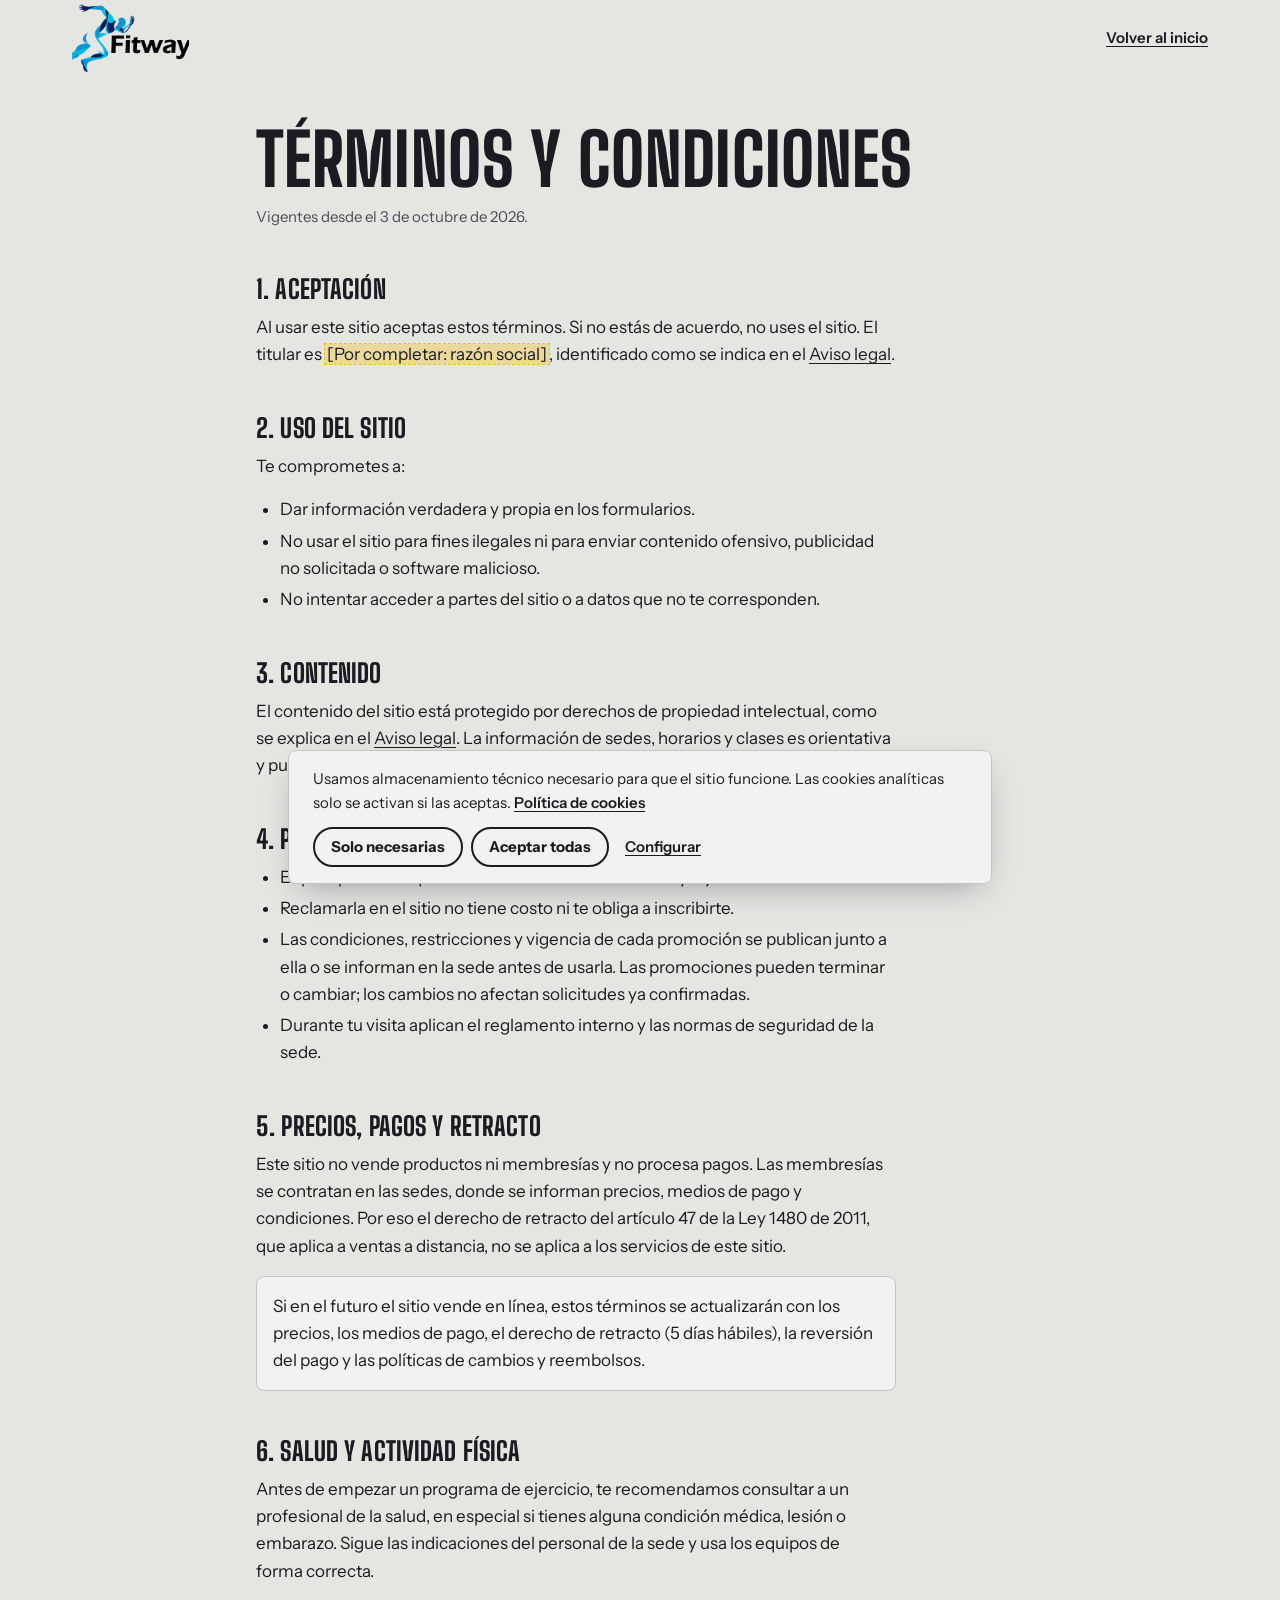
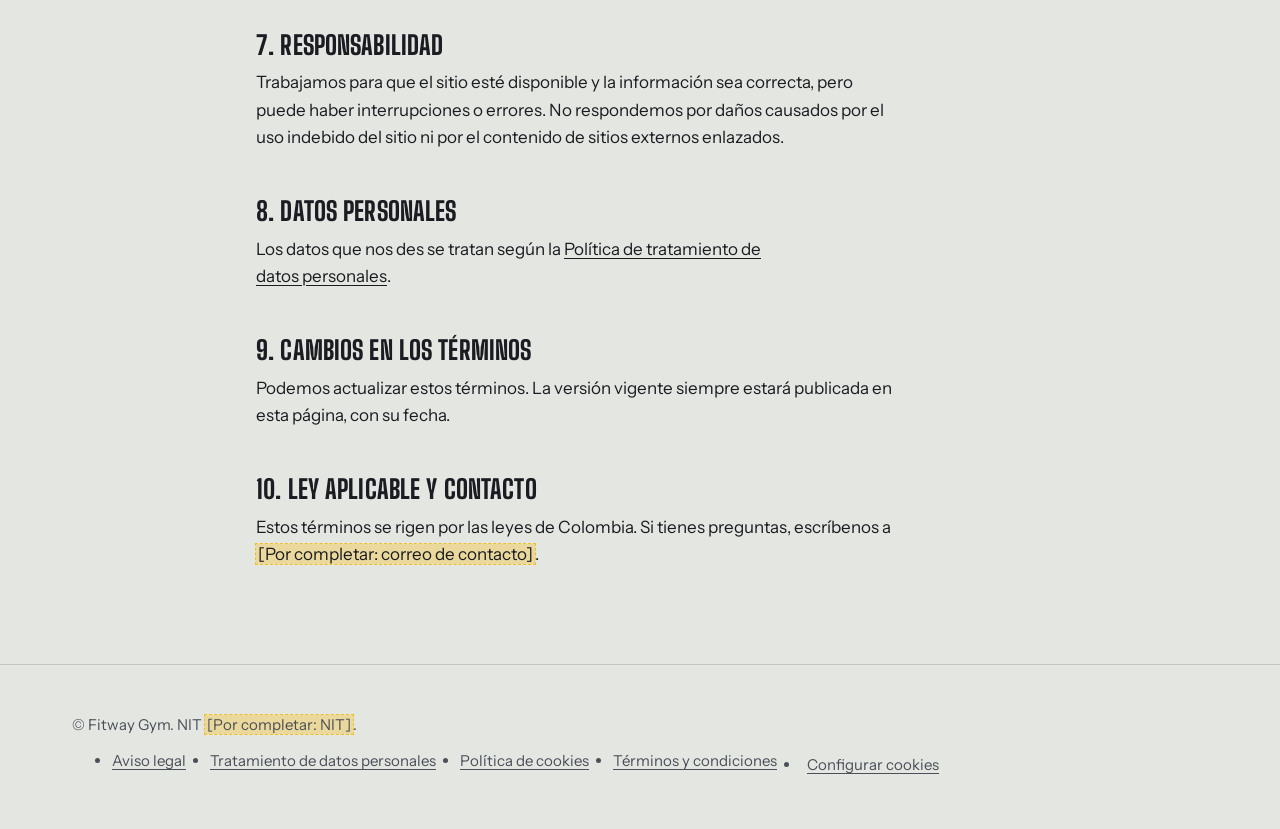
<file: legal/terminos.html>
<!doctype html>
<html lang="es-CO">
<head>
  <meta charset="utf-8">
  <meta name="viewport" content="width=device-width, initial-scale=1">
  <title>Términos y condiciones | Fitway Gym</title>
  <meta name="description" content="Condiciones de uso del sitio de Fitway Gym y de la promoción de primer día gratis.">
  <meta name="theme-color" content="#07205C">
  <!-- Seguridad: fuerza https en recursos -->
  <meta http-equiv="Content-Security-Policy" content="upgrade-insecure-requests">
  <link rel="icon" href="../assets/img/favicon.png" type="image/png">
  <link rel="preconnect" href="https://fonts.googleapis.com">
  <link rel="preconnect" href="https://fonts.gstatic.com" crossorigin>
  <link rel="stylesheet" href="https://fonts.googleapis.com/css2?family=Big+Shoulders+Display:wght@700;800;900&family=Instrument+Sans:wght@400;500;600;700&display=swap">
  <link rel="stylesheet" href="../assets/css/main.css">
  <script type="module" src="../assets/js/legal.js"></script>
</head>
<body>
  <a class="saltar" href="#contenido">Saltar al contenido</a>

  <header class="cabecera legal-cabecera">
    <div class="cabecera__interior contenedor">
      <a class="logo" href="../index.html" aria-label="Fitway Gym, ir al inicio">
        <picture>
          <source srcset="../assets/img/logo-fitway-claro.png" media="(prefers-color-scheme: dark)">
          <img class="logo__img" src="../assets/img/logo-fitway.png" alt="" width="640" height="372">
        </picture>
      </a>
      <a class="legal-cabecera__volver" href="../index.html">Volver al inicio</a>
    </div>
  </header>

  <main id="contenido" class="legal">
    <div class="contenedor contenedor--texto">
      <h1 class="legal__titulo">Términos y condiciones</h1>
      <p class="legal__meta">Vigentes desde el <span data-empresa="fechaVigencia"></span>.</p>

      <div class="legal__cuerpo">
        <h2 id="aceptacion">1. Aceptación</h2>
        <p>Al usar este sitio aceptas estos términos. Si no estás de acuerdo, no uses el sitio. El titular es <span data-empresa="razonSocial"></span>, identificado como se indica en el <a href="aviso-legal.html">Aviso legal</a>.</p>

        <h2 id="uso">2. Uso del sitio</h2>
        <p>Te comprometes a:</p>
        <ul>
          <li>Dar información verdadera y propia en los formularios.</li>
          <li>No usar el sitio para fines ilegales ni para enviar contenido ofensivo, publicidad no solicitada o software malicioso.</li>
          <li>No intentar acceder a partes del sitio o a datos que no te corresponden.</li>
        </ul>

        <h2 id="contenido-sitio">3. Contenido</h2>
        <p>El contenido del sitio está protegido por derechos de propiedad intelectual, como se explica en el <a href="aviso-legal.html#propiedad">Aviso legal</a>. La información de sedes, horarios y clases es orientativa y puede cambiar.</p>

        <!-- Promociones: Ley 1480 de 2011, art. 33 (condiciones claras de las promociones) -->
        <h2 id="promociones">4. Promoción de primer día gratis</h2>
        <ul>
          <li>Es para personas que aún no son miembros de Fitway Gym.</li>
          <li>Reclamarla en el sitio no tiene costo ni te obliga a inscribirte.</li>
          <li>Las condiciones, restricciones y vigencia de cada promoción se publican junto a ella o se informan en la sede antes de usarla. Las promociones pueden terminar o cambiar; los cambios no afectan solicitudes ya confirmadas.</li>
          <li>Durante tu visita aplican el reglamento interno y las normas de seguridad de la sede.</li>
        </ul>

        <!-- Comercio electrónico: hoy NO hay ventas en línea -->
        <h2 id="ventas">5. Precios, pagos y retracto</h2>
        <p>Este sitio no vende productos ni membresías y no procesa pagos. Las membresías se contratan en las sedes, donde se informan precios, medios de pago y condiciones. Por eso el derecho de retracto del artículo 47 de la Ley 1480 de 2011, que aplica a ventas a distancia, no se aplica a los servicios de este sitio.</p>
        <p class="legal__nota">Si en el futuro el sitio vende en línea, estos términos se actualizarán con los precios, los medios de pago, el derecho de retracto (5 días hábiles), la reversión del pago y las políticas de cambios y reembolsos.</p>

        <h2 id="salud">6. Salud y actividad física</h2>
        <p>Antes de empezar un programa de ejercicio, te recomendamos consultar a un profesional de la salud, en especial si tienes alguna condición médica, lesión o embarazo. Sigue las indicaciones del personal de la sede y usa los equipos de forma correcta.</p>

        <h2 id="responsabilidad">7. Responsabilidad</h2>
        <p>Trabajamos para que el sitio esté disponible y la información sea correcta, pero puede haber interrupciones o errores. No respondemos por daños causados por el uso indebido del sitio ni por el contenido de sitios externos enlazados.</p>

        <h2 id="datos">8. Datos personales</h2>
        <p>Los datos que nos des se tratan según la <a href="privacidad.html">Política de tratamiento de datos personales</a>.</p>

        <h2 id="cambios">9. Cambios en los términos</h2>
        <p>Podemos actualizar estos términos. La versión vigente siempre estará publicada en esta página, con su fecha.</p>

        <h2 id="ley">10. Ley aplicable y contacto</h2>
        <p>Estos términos se rigen por las leyes de Colombia. Si tienes preguntas, escríbenos a <a data-empresa="correo"></a>.</p>
      </div>
    </div>
  </main>

  <footer class="pie">
    <div class="pie__legal contenedor">
      <p>© <span data-empresa="marca"></span>. NIT <span data-empresa="nit"></span>.</p>
      <nav class="pie__legal-nav" aria-label="Información legal">
        <ul>
          <li><a href="aviso-legal.html">Aviso legal</a></li>
          <li><a href="privacidad.html">Tratamiento de datos personales</a></li>
          <li><a href="cookies.html">Política de cookies</a></li>
          <li><a href="terminos.html" aria-current="page">Términos y condiciones</a></li>
          <li><button type="button" data-abrir-cookies>Configurar cookies</button></li>
        </ul>
      </nav>
    </div>
  </footer>
</body>
</html>
</file>
<file: assets/css/main.css>
/* =============================================================
   main.css — Punto de entrada de estilos.
   El orden importa: primero variables, luego base, layout y componentes.
   En producción conviene unir estos archivos en uno (menos peticiones).
   ============================================================= */

/* 1. Base: variables, reseteo y tipografía */
@import url("base/tokens.css");
@import url("base/reset.css");
@import url("base/tipografia.css");

/* 2. Layout: estructura general de la página */
@import url("layout/contenedor.css");
@import url("layout/cabecera.css");
@import url("layout/secciones.css");
@import url("layout/pie.css");

/* 3. Componentes: piezas reutilizables */
@import url("components/botones.css");
@import url("components/estado.css");
@import url("components/barra.css");
@import url("components/sedes.css");
@import url("components/horario.css");
@import url("components/primer-dia.css");
@import url("components/formulario.css");
@import url("components/faq.css");
@import url("components/cookies.css");
@import url("components/legal.css");
</file>
